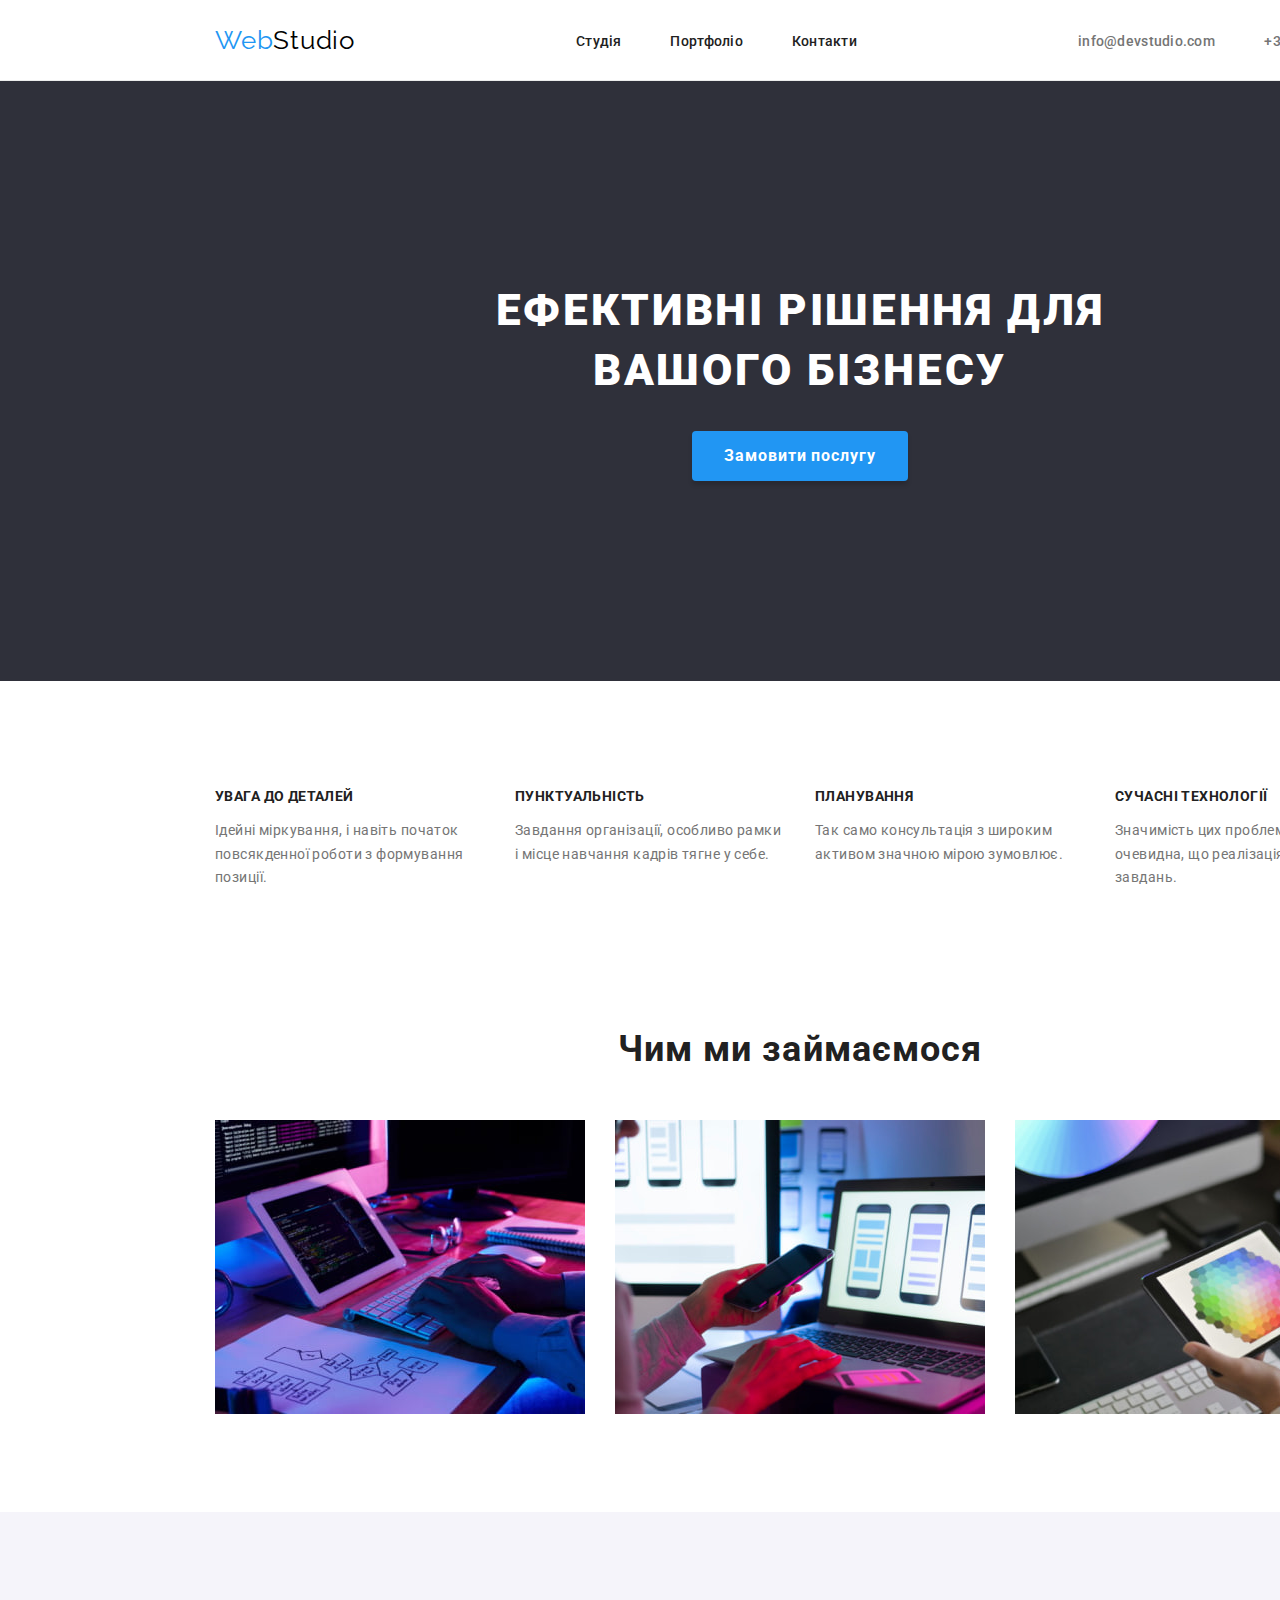
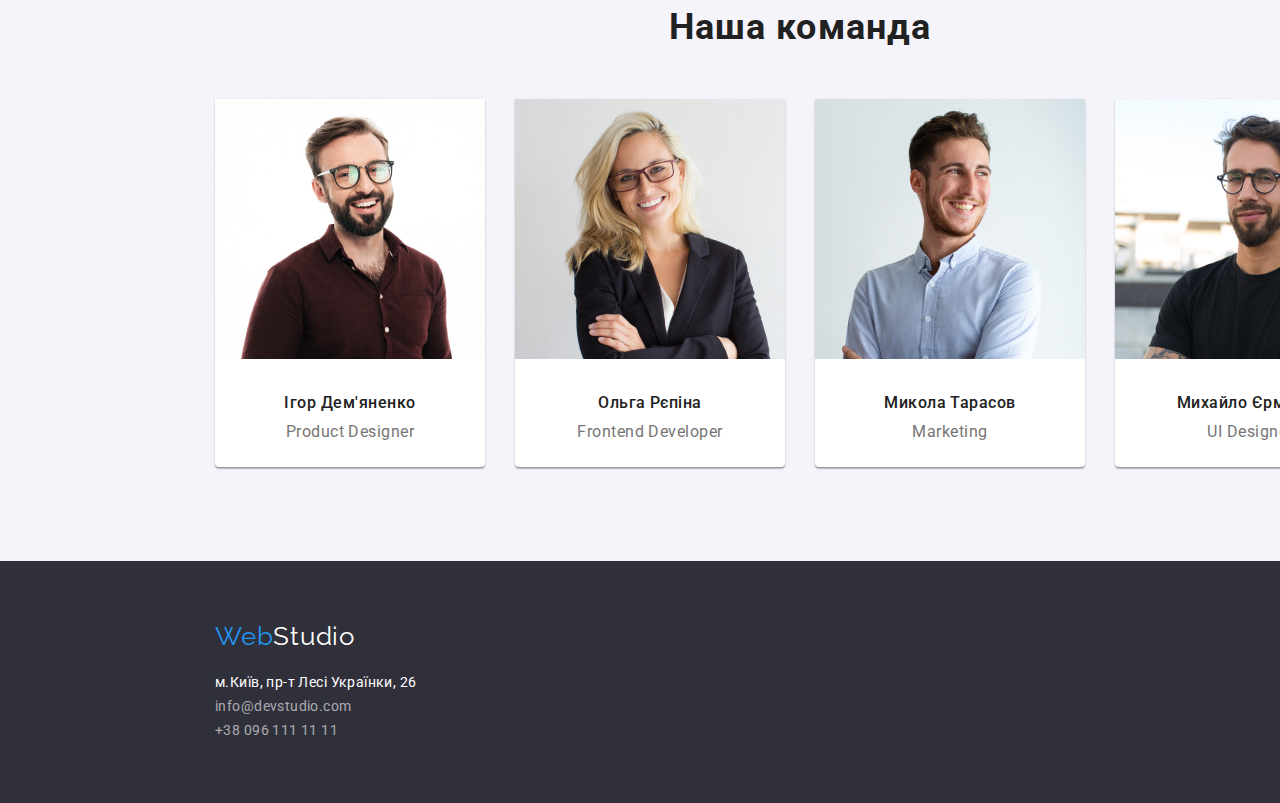
<file: index.html>
<!DOCTYPE html>
<html lang="uk">
<head>
    <meta charset="UTF-8">
    <meta http-equiv="X-UA-Compatible" content="IE=edge">
    <meta name="viewport" content="width=device-width, initial-scale=1.0">
    <title>Web Studio</title>

    <link rel="preconnect" href="https://fonts.googleapis.com">
    <link rel="preconnect" href="https://fonts.gstatic.com" crossorigin>
    <link href="https://fonts.googleapis.com/css2?family=Raleway:wght@700&family=Roboto:wght@400;500;700;900&display=swap"
    rel="stylesheet">
    <link rel="stylesheet" href="./css/styles.css">
</head>
<body>
    <!-- Шапка сайту -->
    <header class="header">
        <a class="logo-header" href="./index.html">Web<span>Studio</span></a>
        <nav>
            
            <ul class="nav-items">
                <li class="nav-item"><a class="nav-item-link" href="./index.html">Студія</a></li>
                <li class="nav-item"><a class="nav-item-link" href="./portfolio.html">Портфоліо</a></li>
                <li class="nav-item"><a class="nav-item-link" href="#">Контакти</a></li>
            </ul>
        </nav>
        <ul class="header-contacts">
            <li class="header-contact"><a class="header-contact-link" href="mailto:info@devstudio.com">info@devstudio.com</a>
            </li>
            <li class="header-contact"><a class="header-contact-link" href="tel:+380961111111">+38 096 111 11 11</a></li>
        </ul>
       
    </header>
    <!-- Тіло головної сторінки -->
    <main>
        
        <!-- Секція - ефективні рішення -->
        <section class="main-hero">
            <h1 class="main-hero-title">Ефективні рішення для вашого бізнесу</h1>
            <button class="hero-button" type="button">Замовити послугу</button>
        </section>
    
    
        <!-- Секція - переваги -->
        <section class="benefits">
            <ul class="benefits-items">
                <li class="benefits-item">
                    <h3>УВАГА ДО ДЕТАЛЕЙ</h3>
                    <p>Ідейні міркування, і навіть початок повсякденної роботи з формування позиції.</p>
                </li>
                <li class="benefits-item">
                    <h3>ПУНКТУАЛЬНІСТЬ</h3>
                    <p>Завдання організації, особливо рамки і місце навчання кадрів тягне у себе.</p>
                </li>
                <li class="benefits-item">
                    <h3>ПЛАНУВАННЯ</h3>
                    <p>Так само консультація з широким активом значною мірою зумовлює.</p>
                </li>
                <li class="benefits-item">
                    <h3>СУЧАСНІ ТЕХНОЛОГІЇ</h3>
                    <p>Значимість цих проблем настільки очевидна, що реалізація планових завдань.</p>
                </li>
            </ul>
        </section>

        <!-- Секція - що ми робимо -->
        <section class="works">
            <h2>Чим ми займаємося</h2>
            <ul class="works-items">
                <li class="works-item"><img src="./images/works1.jpg" alt="веб розробка" width="370"></li>
                <li class="works-item"><img src="./images/works2.jpg" alt="адаптивна верстка" width="370"></li>
                <li class="works-item"><img src="./images/works3.jpg" alt="дизайн" width="370"></li>
            </ul>
        </section>
    
        <!-- Секція - команда -->
        <section class="team">
            <h2>Наша команда</h2>
            <ul class="team-items">
                <li class="team-item">
                    <img src="./images/productdesigner.jpg" alt="photo" width="270">
                    <h3>Ігор Дем'яненко</h3>
                    <p>Product Designer</p>
                </li>
                <li class="team-item">
                    <img src="./images/frontenddeveloper.jpg" alt="photo" width="270">
                    <h3>Ольга Рєпіна</h3>
                    <p>Frontend Developer</p>
                </li>
                <li class="team-item">
                    <img src="./images/marketing.jpg" alt="photo" width="270">
                    <h3>Микола Тарасов</h3>
                    <p>Marketing</p>
                </li>
                <li class="team-item">
                    <img src="./images/uidesigner.jpg" alt="photo" width="270">
                    <h3>Михайло Єрмаков</h3>
                    <p>UI Designer</p>
                </li>
            </ul>
        </section>
        
    </main>
    <!-- Підвал сайту -->
    <footer class="footer">
        
        <a class="logo-footer" href="#" aria-label="посилання на головну сторінку">Web<span>Studio</span></a>
        <address class="address">
            <ul class="footer-contacts">
                <li><a target="_blank" rel="noopener noreferrer nofollow" href="https://goo.gl/maps/Ki57or2TvZPJZ8mEA">м.Київ,
                        пр-т Лесі Українки, 26</a></li>
                <li><a href="mailto:info@devstudio.com">info@devstudio.com</a></li>
                <li><a href="tel:+380961111111">+38 096 111 11 11</a></li>
            </ul>
        </address>
        
    </footer>
</body>
</html>
</file>
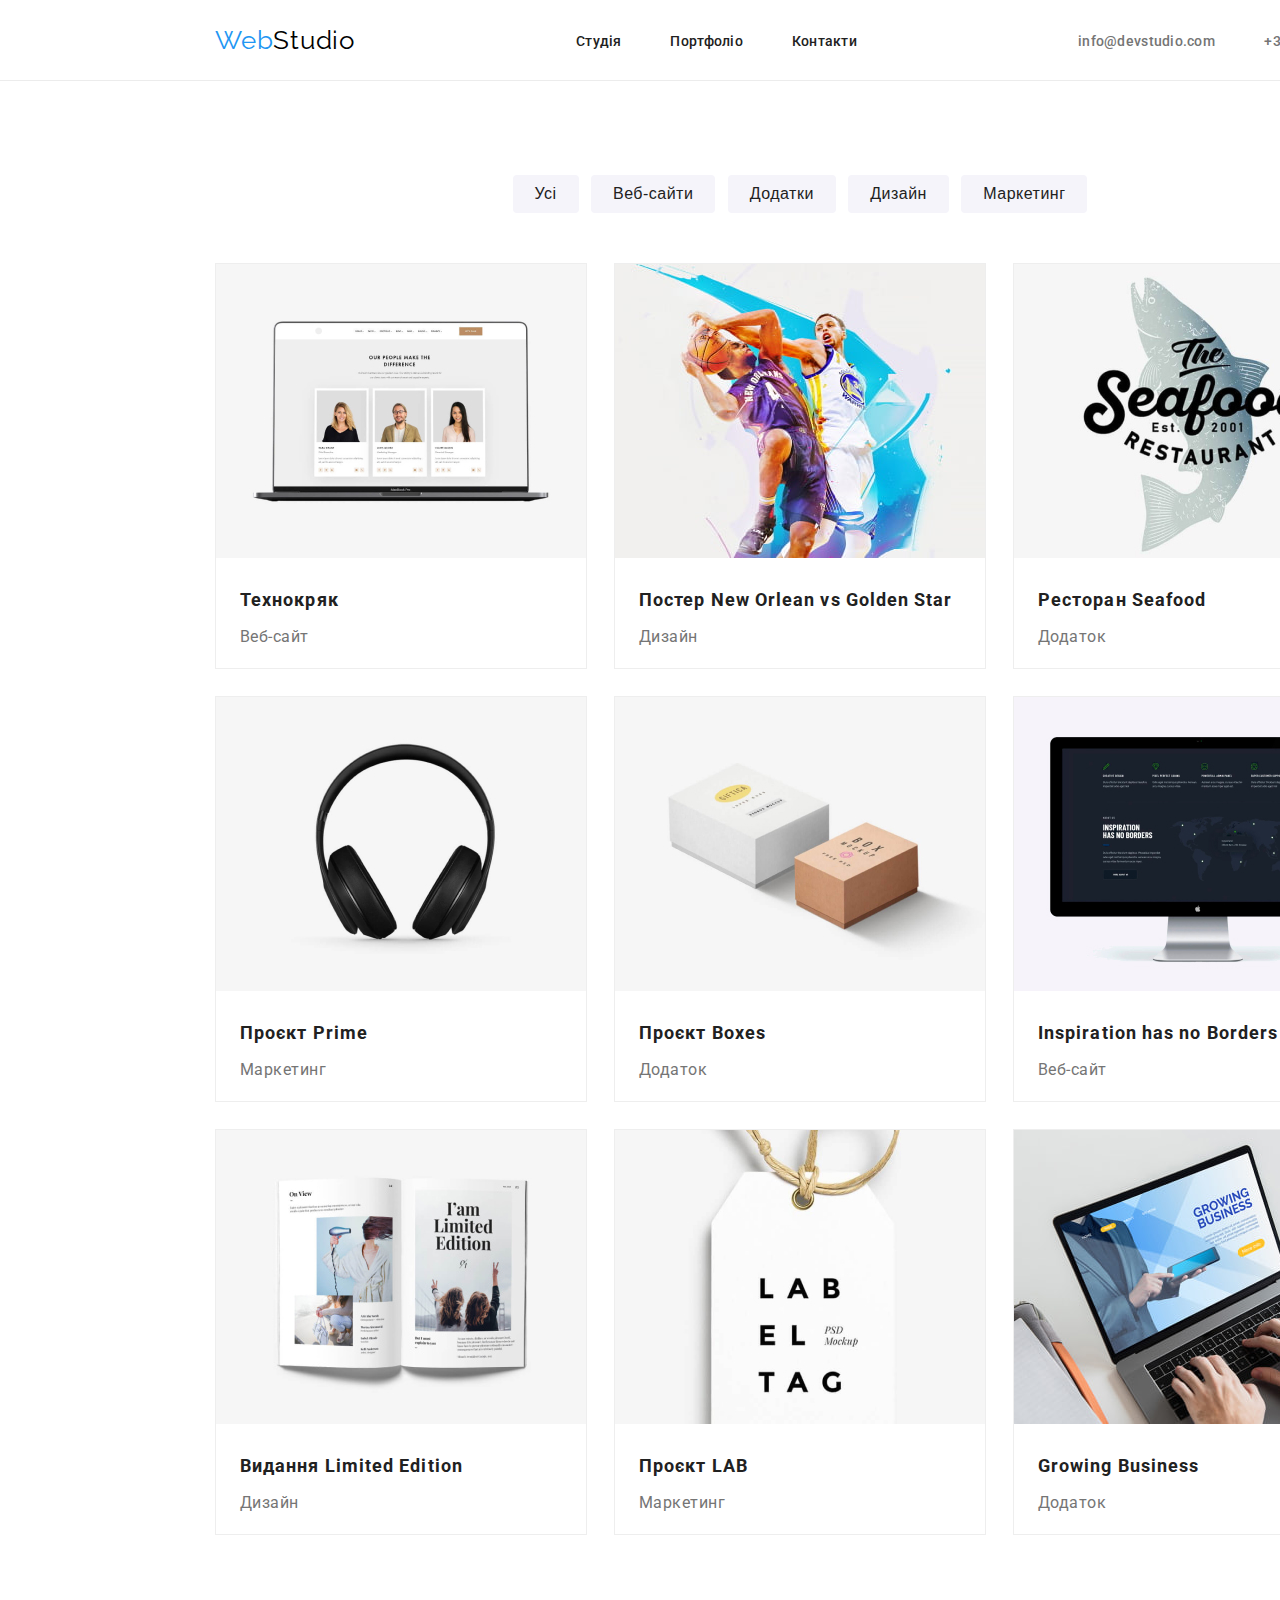
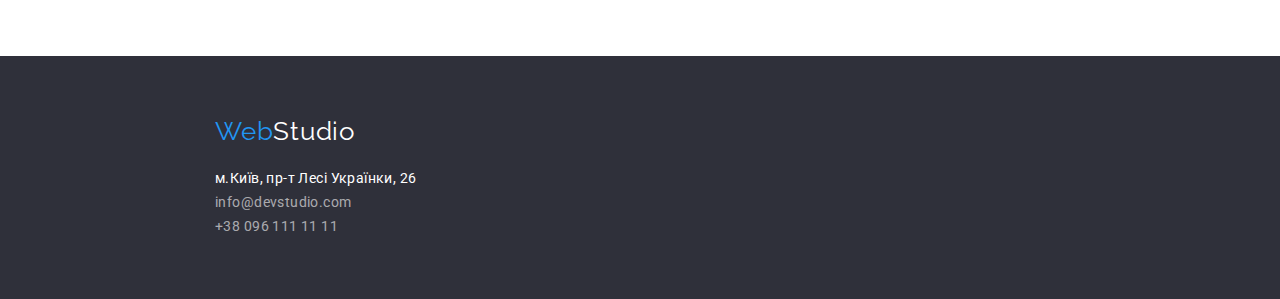
<file: portfolio.html>
<!DOCTYPE html>
<html lang="uk">

<head>
    <meta charset="UTF-8">
    <meta http-equiv="X-UA-Compatible" content="IE=edge">
    <meta name="viewport" content="width=device-width, initial-scale=1.0">
    <title>Studios portfolio</title>
    <link rel="preconnect" href="https://fonts.googleapis.com">
    <link rel="preconnect" href="https://fonts.gstatic.com" crossorigin>
    <link href="https://fonts.googleapis.com/css2?family=Raleway:wght@700&family=Roboto:wght@400;500;700;900&display=swap"
    rel="stylesheet">
    <link rel="stylesheet" href="./css/styles.css">
</head>

<body>
    <!-- Шапка сайту -->
    <header class="header">
        <a class="logo-header" href="./index.html">Web<span>Studio</span></a>
        <nav>
    
            <ul class="nav-items">
                <li class="nav-item"><a class="nav-item-link" href="./index.html">Студія</a></li>
                <li class="nav-item"><a class="nav-item-link" href="./portfolio.html">Портфоліо</a></li>
                <li class="nav-item"><a class="nav-item-link" href="#">Контакти</a></li>
            </ul>
        </nav>
        <ul class="header-contacts">
            <li class="header-contact"><a class="header-contact-link" href="mailto:info@devstudio.com">info@devstudio.com</a>
            </li>
            <li class="header-contact"><a class="header-contact-link" href="tel:+380961111111">+38 096 111 11 11</a></li>
        </ul>
    
    </header>
    <!-- Тіло портфоліо -->
    <main>
        <section class="main-portfolio">
            <!-- <h1>портфоліо</h1> -->
            <ul class="portfolio-buttons">
                <li><button data-f="all" type="button">Усі</button></li>
                <li><button data-f="web" type="button">Веб-сайти</button></li>
                <li><button data-f="app" type="button">Додатки</button></li>
                <li><button data-f="design" type="button">Дизайн</button></li>
                <li><button data-f="market" type="button">Маркетинг</button></li>
            </ul>
            <ul class="portfolio-items">
                <li class="box web">
                    <img src="./images/portfolio/tehnokryk.jpg" alt="веб-сайт на ноутбуці" width="370">
                    <h2>Технокряк</h2>
                    <p>Веб-сайт</p>
                </li>
                <li class="box design">
                    <img src="./images/portfolio/basketbool.jpg" alt="баскетболісти, боротьба в повітрі" width="370">
                    <h2>Постер New Orlean vs Golden Star</h2>
                    <p>Дизайн</p>
                </li>
                <li class="box app">
                    <img src="./images/portfolio/seafood.jpg" alt="логотип ресторану" width="370">
                    <h2>Ресторан Seafood</h2>
                    <p>Додаток</p>
                </li>
                <li class="box market">
                    <img src="./images/portfolio/prime.jpg" alt="навушники" width="370">
                    <h2>Проєкт Prime</h2>
                    <p>Маркетинг</p>
                </li>
                <li class="box app">
                    <img src="./images/portfolio/boxes.jpg" alt="дві коробки" width="370">
                    <h2>Проєкт Boxes</h2>
                    <p>Додаток</p>
                </li>
                <li class="box web">
                    <img src="./images/portfolio/noborders.jpg" alt="вєб-сайтт на моніторі" width="370">
                    <h2>Inspiration has no Borders</h2>
                    <p>Веб-сайт</p>
                </li>
                <li class="box design">
                    <img src="./images/portfolio/limedition.jpg" alt="буклет" width="370">
                    <h2>Видання Limited Edition</h2>
                    <p>Дизайн</p>
                </li>
                <li class="box market">
                    <img src="./images/portfolio/lab.jpg" alt="бірка з логотипом" width="370">
                    <h2>Проєкт LAB</h2>
                    <p>Маркетинг</p>
                </li>
                <li class="box app">
                    <img src="./images/portfolio/growing.jpg" alt="ноутбук з відкритим додатком" width="370">
                    <h2>Growing Business</h2>
                    <p>Додаток</p>
                </li>
            </ul>
        </section>
    </main>
    <!-- Підвал сайту -->
    <footer class="footer">
    
        <a class="logo-footer" href="#" aria-label="посилання на головну сторінку">Web<span>Studio</span></a>
        <address class="address">
            <ul class="footer-contacts">
                <li><a target="_blank" rel="noopener noreferrer nofollow"
                        href="https://goo.gl/maps/Ki57or2TvZPJZ8mEA">м.Київ,
                        пр-т Лесі Українки, 26</a></li>
                <li><a href="mailto:info@devstudio.com">info@devstudio.com</a></li>
                <li><a href="tel:+380961111111">+38 096 111 11 11</a></li>
            </ul>
        </address>
    
    </footer>
    <script src="./js/filter.js"></script>
</body>
</html>
</file>
<file: css/styles.css>
body {
    font-family: 'Roboto', sans-serif;
    width: 1600px;
    margin: 0;
    padding: 0;
}

:root {
    --textcolor-black: #212121;
    --textcolor-grey: #757575;
    --linkcolor-blue: #2196F3;
    --color-white: #ffffff;
    --color-totalblack: #000000;
    --color-border: #eeeeee;
    --backgroundcolor-hero-footer: #2F303A;
    --backgroundcolor-team: #F5F4FA;
}

ul {
    list-style: none;
    margin: 0;
    padding: 0;
    display: flex;
    justify-content: space-between;
}
a{
    text-decoration: none;
} 

.logo-header,
.logo-footer {
    font-family: 'Raleway';
    font-size: 26px;
    line-height: 1.19;
    letter-spacing: 0.03em;
    color: var(--linkcolor-blue);
    text-decoration: none;
}
.logo-header > span {
    color: var(--color-totalblack);
}
.logo-footer span {
    color: var(--color-white);
}

.header {     
    border-bottom: 1px solid #ECECEC;
}
.header-contact-link{
    font-weight: 500;
    font-size: 14px;
    line-height: 1.14;
    letter-spacing: 0.02em;
    color: var(--textcolor-grey);
}
.header-contact-link:hover {
    color: var(--linkcolor-blue);
}
.header-contact-link:focus {
    color: var(--linkcolor-blue);
}

.nav-item-link {
    font-weight: 500;
    font-size: 14px;
    line-height: 1.14;
    letter-spacing: 0.02em;
    color: var(--textcolor-black);
}
.nav-item-link:hover {
    color: var(--linkcolor-blue);
}
.nav-item-link:focus {
    color: var(--linkcolor-blue);
}

.header {
    display: flex;
    /* flex-wrap: wrap;
    flex-direction: row; */
    align-items: center;
    justify-content: space-between;

    height: 80px;
    /* vertical-align: middle; */
    padding: 0 215px;
}

.nav-items {
    width: 281px;
}
.header-contacts{
    width: 307px;
}

.main-hero {
    display: flex;
    flex-direction: column;
    align-items: center;
    background: var(--backgroundcolor-hero-footer);
}
.main-hero-title{
    width: 700px;
    font-weight: 900;
    font-size: 44px;
    line-height: 1.36;
    text-align: center;
    letter-spacing: 0.06em;
    text-transform: uppercase;
    color: var(--color-white);
    margin: 200px 450px 30px 450px;
}
.hero-button {
    width: 216px;
    height: 50px;
    border-radius: 4px;
    border: none;
    background-color: var(--linkcolor-blue);
    box-shadow: 0px 4px 4px rgba(0, 0, 0, 0.15);
    cursor: pointer;
    
    font-family: 'Roboto';
    font-style: normal;
    font-weight: 700;
    font-size: 16px;
    line-height: 1.88;
    letter-spacing: 0.06em;
    color: var(--color-white);
    margin-bottom: 200px;
}

.benefits {
    padding: 94px 215px;
}
.benefits-items {
    display: flex;
    justify-content: space-between;
}
.benefits-item>h3 {
    font-weight: 700;
    font-size: 14px;
    line-height: 1.14;
    letter-spacing: 0.03em;
    text-transform: uppercase;
    color: var(--textcolor-black);
    margin-bottom: 10px;
}
.benefits-item>p {
    font-weight: 400;
    font-size: 14px;
    line-height: 1.71;
    letter-spacing: 0.03em;
    color: var(--textcolor-grey);
    width: 270px;
}

.works {
    padding: 0 215px 94px 215px;
}
.works>h2 {
    font-weight: 700;
    font-size: 36px;
    line-height: 1.17;
    text-align: center;
    letter-spacing: 0.03em;
    color: var(--textcolor-black);
    margin-bottom: 50px;
}

.team {
    padding: 94px 215px;
    background: var(--backgroundcolor-team);
}
.team>h2 {
    font-weight: 700;
    font-size: 36px;
    line-height: 1.17;
    text-align: center;
    letter-spacing: 0.03em;
    color: var(--textcolor-black);
    margin: 0;
    margin-bottom: 50px;
}
.team-item {
    width: 270px;
    height: 368px;
    background-color: var(--color-white);

    box-shadow: 0px 1px 3px rgba(0, 0, 0, 0.12), 0px 1px 1px rgba(0, 0, 0, 0.14), 0px 2px 1px rgba(0, 0, 0, 0.2);
    border-radius: 0px 0px 4px 4px;
}
.team-item>h3 {
    font-weight: 500;
    font-size: 16px;
    line-height: 1.19;
    text-align: center;
    letter-spacing: 0.03em;
    color: var(--textcolor-black);
    margin: 30px 0 10px 0;
}
.team-item>p {
    font-weight: 400;
    font-size: 16px;
    line-height: 1.19;
    text-align: center;
    letter-spacing: 0.03em;
    color: var(--textcolor-grey);
    margin: 0;
    margin-bottom: 30px;
}


.footer {
    /* width: 1600px;
    height: 252px; */
    background: var(--backgroundcolor-hero-footer);
    padding: 60px 215px;
}

.address {
    margin-top: 20px;
    font-style: normal;
}
.footer-contacts {
    display: block;
}
.footer-contacts a {
    font-style: normal;
    font-weight: 400;
    font-size: 14px;
    line-height: 1.71;
    letter-spacing: 0.03em;
    color: rgba(255, 255, 255, 0.6);
}
.footer-contacts [href="https://goo.gl/maps/Ki57or2TvZPJZ8mEA"] {
    font-style: normal;
    font-weight: 400;
    font-size: 14px;
    line-height: 1.71;
    letter-spacing: 0.03em;
    color: var(--color-white);
}
.footer-contacts a:hover {
    color: var(--linkcolor-blue);
}
.footer-contacts a:focus {
    color: var(--linkcolor-blue);
}



/* портфоліо */

.main-portfolio {
    width: 1170px;
    height: 100%;
    padding: 94px 215px;
    display: flex;
    flex-direction: column;
    align-items: center;
}

.portfolio-buttons {
    margin-bottom: 50px;
    width: 575px;
}
.portfolio-buttons button {
    padding: 6px 22px;
    background: #F5F4FA;
    border-radius: 4px;
    border: none;

    font-weight: 500;
    font-size: 16px;
    line-height: 1.63;
    text-align: center;
    letter-spacing: 0.03em;
    color: var(--textcolor-black);
}
.portfolio-buttons button:hover {
    background: var(--linkcolor-blue);
    box-shadow: 0px 3px 1px rgba(0, 0, 0, 0.1), 0px 1px 2px rgba(0, 0, 0, 0.08), 0px 2px 2px rgba(0, 0, 0, 0.12);
    border-radius: 4px;
    cursor: pointer;

    color: var(--color-white);
}
.portfolio-buttons button:focus {
    background: var(--linkcolor-blue);
    box-shadow: 0px 3px 1px rgba(0, 0, 0, 0.1), 0px 1px 2px rgba(0, 0, 0, 0.08), 0px 2px 2px rgba(0, 0, 0, 0.12);
    border-radius: 4px;
    cursor: pointer;

    color: var(--color-white);
}

.portfolio-items {
    display: flex;
    flex-wrap: wrap;
}

/* .portfolio-items li */
.box {
    width: 370px;
    height: 404px;
    background: var(--color-white);
    border: 1px solid var(--color-border);
    margin-bottom: 27px;
}
.portfolio-items h2 {
    font-weight: 700;
    font-size: 18px;
    line-height: 2;
    letter-spacing: 0.06em;
    color: var(--textcolor-black);
    margin: 0;
    margin-bottom: 4px;
    margin-top: 20px;
    margin-left: 24px;
}
.portfolio-items p {
    font-weight: 400;
    font-size: 16px;
    line-height: 1.88;
    letter-spacing: 0.03em;
    color: var(--textcolor-grey);
    margin: 0;
    margin-bottom: 20px;
    margin-left: 24px;
}

.hide {
    opacity: 1;
    animation-name: a1;
    animation-duration: 2s;
    animation-fill-mode: forwards; 
    display: none;
}

@keyframes a1{
    opacity: 0;
    width: 0;
    height: 0;
}


@media (max-width: 1200px) {
    .main-portfolio {
        max-width: 970px;
        height: 100%;
        padding: 94px 0;
    }
}

@media (max-width: 992px) {
    .main-portfolio {
            max-width: 750px;
            height: 100%;
            padding: 94px 0;
        }
}

@media (max-width: 767px) {
    .main-portfolio {
        max-width: none;
        height: 100%;
        padding: 94px 0;
    }
}
</file>
